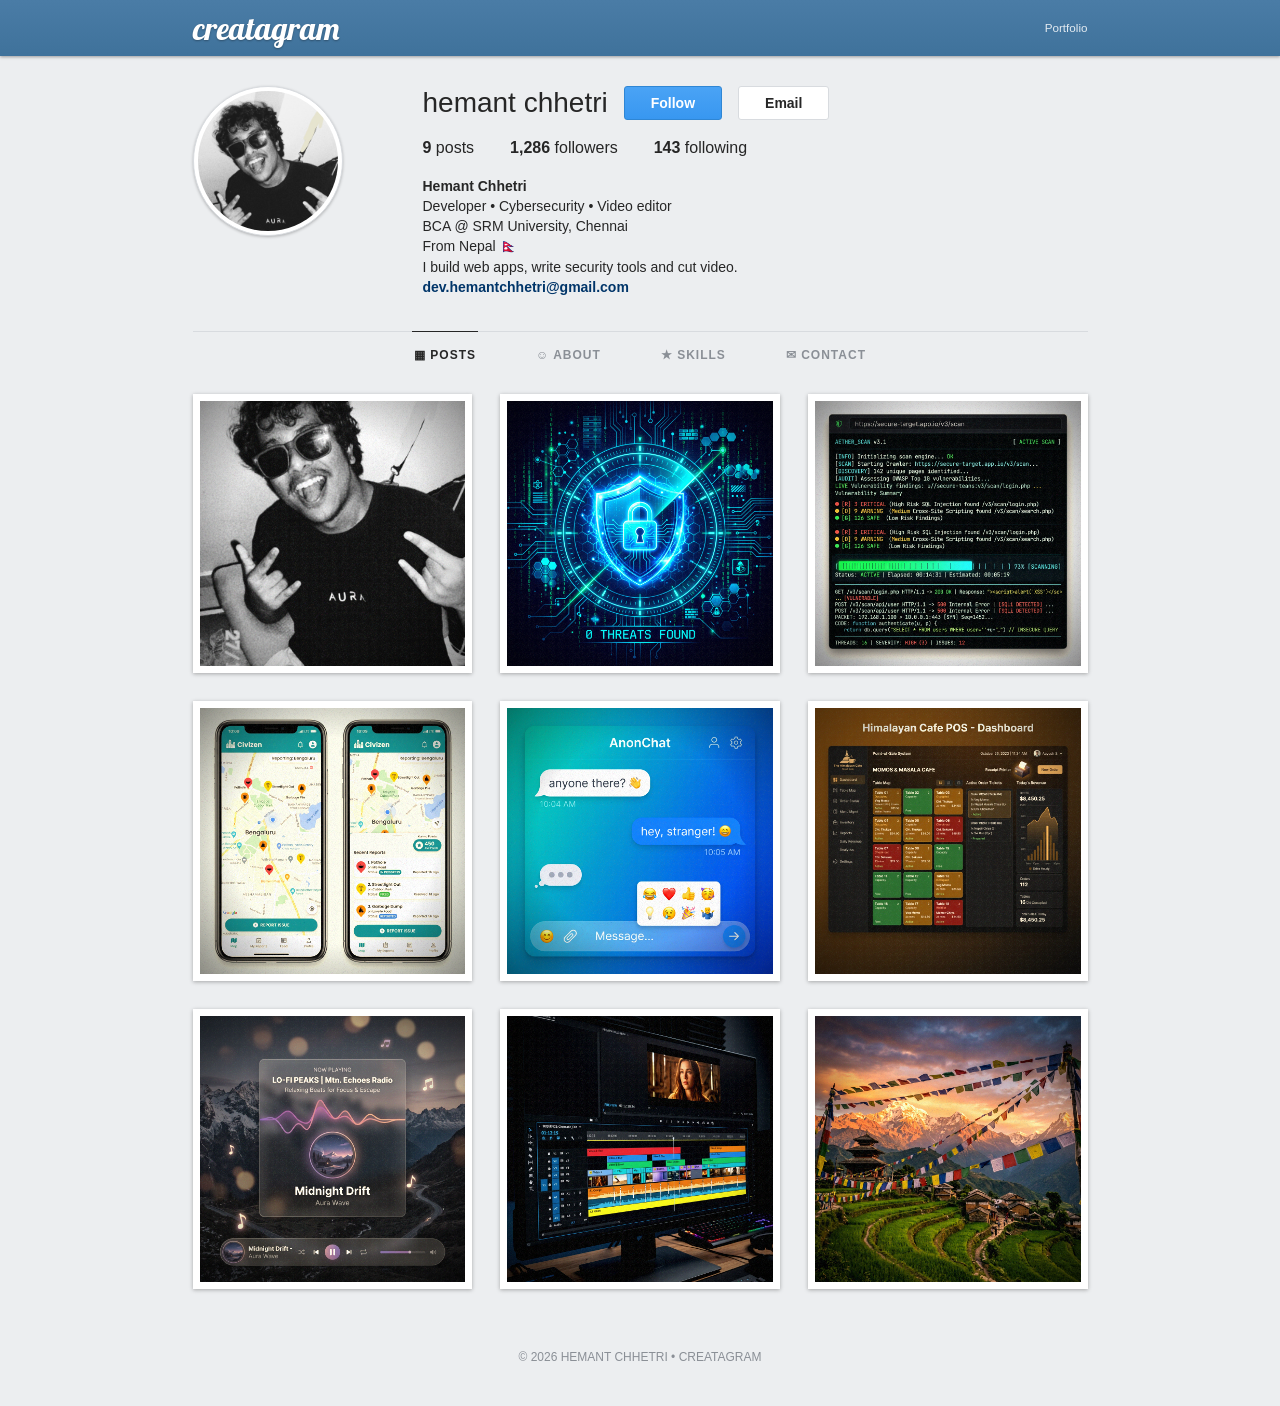
<file: index.html>
<!DOCTYPE html>
<html lang="en">
<head>
<meta charset="utf-8">
<meta name="viewport" content="width=device-width, initial-scale=1, viewport-fit=cover">
<title>hemant chhetri • Creatagram</title>
<meta name="description" content="Hemant Chhetri: BCA student at SRM University from Nepal. Web apps, security tools and video editing.">
<link href="https://fonts.googleapis.com/css2?family=Lobster&display=swap" rel="stylesheet">
<link rel="stylesheet" href="style.css">
</head>
<body>

<header class="top">
  <div>
    <a class="logo" href="#">creatagram</a>
    <small>Portfolio</small>
  </div>
</header>

<main>
  <!-- ── Profile ───────────────────────────────────────────────────────── -->
  <section class="prof">
    <img class="ava" id="ava" src="images/post_me.jpg"
         alt="Hemant wearing sunglasses and a black t-shirt, smiling"
         width="150" height="150">
    <div class="info">
      <div class="row">
        <h1>hemant chhetri</h1>
        <a class="btn f" href="https://www.instagram.com/thehemantchhetri" target="_blank" rel="noopener">Follow</a>
        <a class="btn"   href="mailto:dev.hemantchhetri@gmail.com">Email</a>
      </div>
      <ul class="stats">
        <li><b>9</b> posts</li>
        <li><button id="fers"><b id="nfers">0</b> followers</button></li>
        <li><button id="fing"><b id="nfing">0</b> following</button></li>
      </ul>
      <div class="bio">
        <b>Hemant Chhetri</b><br>
        Developer • Cybersecurity • Video editor<br>
        BCA @ SRM University, Chennai<br>
        From Nepal 🇳🇵<br>
        I build web apps, write security tools and cut video.<br>
        <a href="mailto:dev.hemantchhetri@gmail.com">dev.hemantchhetri@gmail.com</a>
      </div>
    </div>
  </section>

  <!-- ── Tabs ──────────────────────────────────────────────────────────── -->
  <div class="tabs" role="tablist">
    <button role="tab" id="t-posts"   aria-selected="true"  data-go="posts">▦ POSTS</button>
    <button role="tab" id="t-about"   aria-selected="false" data-go="about">☺ ABOUT</button>
    <button role="tab" id="t-skills"  aria-selected="false" data-go="skills">★ SKILLS</button>
    <button role="tab" id="t-contact" aria-selected="false" data-go="contact">✉ CONTACT</button>
  </div>

  <!-- ── Tab panels ────────────────────────────────────────────────────── -->
  <div id="posts" class="grid"></div>

  <div id="about" class="panel" hidden>
    <h2>About</h2>
    <p>I'm in the second year of my BCA at SRM University in Chennai, and I'm from Nepal.</p>
    <p>I like making things people can actually use: a civic reporting app, a real-time chat, a café dashboard. Cybersecurity is what I study hardest, and I write my own tools so I understand how they work. Video editing taught me about pacing, and it shows in how I build interfaces.</p>
    <p>I'm open to freelance work and internships.</p>
  </div>

  <div id="skills" class="panel" hidden>
    <h2>Skills</h2>
    <h3>💻 Build</h3>
    <p>HTML, CSS, JavaScript, PHP, Node.js, Python, MySQL, Socket.IO and single-file sites that load fast.</p>
    <h3>🛡️ Secure</h3>
    <p>Intrusion detection, vulnerability scanning, networking fundamentals, algorithms and data structures.</p>
    <h3>🎬 Edit</h3>
    <p>Video editing for reels, events and personal projects: cuts, rhythm, sound and motion.</p>
    <h3>🎨 Create</h3>
    <p>Interface design with a point of view: retro looks, cinematic animation, glassmorphism and pixel art.</p>
    <h3>💡 Ideas on my list</h3>
    <ul>
      <li><b>Hack Lab:</b> a safe, beginner-friendly playground where people learn web security by breaking a deliberately vulnerable site.</li>
      <li><b>Cyber Reels:</b> 30-second edited videos that explain one attack at a time, with kinetic text and sound design.</li>
      <li><b>Cut to the Beat:</b> a tool that detects the beat in a song and suggests where to cut the video.</li>
      <li><b>Vanakkam Phrasebook:</b> an offline app that helps students from Nepal pick up everyday Tamil, with audio.</li>
      <li><b>Neighbourhood Karma:</b> a leaderboard on top of Civizen that rewards the streets that fix problems fastest.</li>
      <li><b>Dev Diaries:</b> short videos showing how each project went from idea to launch.</li>
    </ul>
  </div>

  <div id="contact" class="panel" hidden>
    <h2>Contact</h2>
    <p>Want to work together, or just say hi?</p>
    <p class="big"><a href="mailto:dev.hemantchhetri@gmail.com" style="color:inherit">dev.hemantchhetri@gmail.com</a></p>
    <p><a class="btn f" href="https://www.instagram.com/thehemantchhetri" target="_blank" rel="noopener">Follow on Instagram</a></p>
  </div>
</main>

<footer>© 2026 Hemant Chhetri • creatagram</footer>

<!-- ── Post modal ──────────────────────────────────────────────────────────── -->
<div class="mod" id="mod" hidden role="dialog" aria-modal="true" aria-label="Post">
  <button class="x" id="x" aria-label="Close">×</button>
  <div class="post">
    <div class="media" id="media">
      <div class="pop" id="pop">♥</div>
    </div>
    <div class="side">
      <div class="who">
        <img id="wa" alt="">
        <span>hemant chhetri</span>
        <small id="wt"></small>
      </div>
      <div class="cm" id="cm"></div>
      <div class="acts">
        <button class="hb" id="hb" aria-label="Like" aria-pressed="false">♡</button>
        <div class="lk" id="lk"></div>
        <div class="dt" id="dt"></div>
      </div>
    </div>
  </div>
</div>

<!-- ── Followers / Following dialog ───────────────────────────────────────── -->
<div class="mod" id="dlg" hidden role="dialog" aria-modal="true" aria-labelledby="dtl">
  <div class="sheet">
    <div class="sh">
      <span id="dtl"></span>
      <button id="dx" aria-label="Close">×</button>
    </div>
    <div class="sb" id="db"></div>
  </div>
</div>

<script src="app.js"></script>
</body>
</html>
</file>
<file: style.css>
/* ── Variables & reset ───────────────────────────────────────────────────── */
:root {
  --bg:   #eceef0;
  --card: #fff;
  --ink:  #262626;
  --muted:#8a8f96;
  --line: #d8dbdf;
  --blue: #3f729b;
  --btn:  #3897f0;
  --heart:#ed4956;
  --link: #003569;
  box-sizing: border-box;
  padding-top:    env(safe-area-inset-top,    0px);
  padding-bottom: env(safe-area-inset-bottom, 0px);
}

@media (prefers-color-scheme: dark) {
  :root:not([data-theme="light"]) {
    --bg:   #121416; --card: #1d2023; --ink:  #f1f1f1;
    --muted:#8e949b; --line: #33373c; --blue: #2c4f6e; --link: #a9d0ff;
  }
}
:root[data-theme="dark"] {
  --bg:   #121416; --card: #1d2023; --ink:  #f1f1f1;
  --muted:#8e949b; --line: #33373c; --blue: #2c4f6e; --link: #a9d0ff;
}

*, *::before, *::after { box-sizing: border-box; }

body {
  margin: 0;
  background: var(--bg);
  color: var(--ink);
  font: 14px/1.45 "Helvetica Neue", Helvetica, Arial, sans-serif;
  -webkit-font-smoothing: antialiased;
}
button { font: inherit; color: inherit; background: none; border: 0; cursor: pointer; padding: 0; }
:focus-visible { outline: 2px solid var(--btn); outline-offset: 2px; }

/* ── Top bar ─────────────────────────────────────────────────────────────── */
.top {
  position: sticky; top: 0; z-index: 5;
  background: linear-gradient(#4a7ca6, var(--blue));
  color: #fff;
  box-shadow: 0 1px 3px rgba(0,0,0,.35);
}
.top div {
  max-width: 935px; margin: 0 auto; height: 56px;
  display: flex; align-items: center; justify-content: space-between; padding: 0 20px;
}
.logo {
  font: 400 32px/1 Lobster, "Brush Script MT", cursive;
  text-decoration: none; color: #fff;
  text-shadow: 0 1px 2px rgba(0,0,0,.3);
}
.top small { opacity: .85; }

/* ── Layout ──────────────────────────────────────────────────────────────── */
main { max-width: 935px; margin: 0 auto; padding: 30px 20px 50px; }

/* ── Profile ─────────────────────────────────────────────────────────────── */
.prof { display: flex; gap: clamp(22px,7vw,80px); align-items: flex-start; margin-bottom: 34px; }
.ava {
  flex: none;
  width:  clamp(86px,20vw,150px);
  height: clamp(86px,20vw,150px);
  border-radius: 50%; object-fit: cover; object-position: 50% 20%;
  border: 1px solid var(--line); padding: 4px;
  background: var(--card); box-shadow: 0 1px 3px rgba(0,0,0,.25);
}
.info { flex: 1; min-width: 0; }
.row  { display: flex; flex-wrap: wrap; align-items: center; gap: 10px 16px; margin-bottom: 16px; }
h1    { margin: 0; font: 300 28px/1.2 "Helvetica Neue", Helvetica, Arial, sans-serif; }

.btn {
  display: inline-block; padding: 5px 26px;
  border: 1px solid var(--line); border-radius: 3px;
  font-weight: 600; text-decoration: none;
  background: var(--card); line-height: 1.6; color: var(--ink);
}
.btn.f {
  background: linear-gradient(#4aa3f5, var(--btn));
  border-color: #2f86d4; color: #fff;
}

.stats { display: flex; gap: 36px; list-style: none; margin: 0 0 16px; padding: 0; font-size: 16px; }
.stats button { font-size: 16px; text-align: left; }
.stats button:hover { text-decoration: underline; }
.stats b { font-weight: 600; }

.bio b { font-weight: 600; }
.bio a { color: var(--link); text-decoration: none; font-weight: 600; }

/* ── Tabs ────────────────────────────────────────────────────────────────── */
.tabs { display: flex; justify-content: center; gap: clamp(18px,7vw,56px); border-top: 1px solid var(--line); }
.tabs button {
  padding: 15px 2px; margin-top: -1px;
  border-top: 1px solid transparent;
  font-weight: 600; font-size: 12px;
  color: var(--muted); letter-spacing: 1px;
}
.tabs button[aria-selected="true"] { color: var(--ink); border-top-color: var(--ink); }

/* ── Post grid ───────────────────────────────────────────────────────────── */
.grid {
  display: grid;
  grid-template-columns: repeat(3,1fr);
  gap: clamp(8px,2.6vw,28px);
  margin-top: 14px;
}
.tile {
  position: relative; display: block; width: 100%; aspect-ratio: 1;
  background: var(--card); padding: clamp(3px,.8vw,7px);
  box-shadow: 0 1px 4px rgba(0,0,0,.3);
}
.ph { position: relative; width: 100%; height: 100%; overflow: hidden; background: #000; }
.ph svg, .ph img { display: block; width: 100%; height: 100%; object-fit: cover; }
.ph::after {
  content: "";
  position: absolute; inset: 0; pointer-events: none;
  background:
    radial-gradient(circle, transparent 55%, rgba(0,0,0,.45)),
    url("data:image/svg+xml,%3Csvg xmlns='http://www.w3.org/2000/svg' width='120' height='120'%3E%3Cfilter id='n'%3E%3CfeTurbulence baseFrequency='.9' numOctaves='2'/%3E%3C/filter%3E%3Crect width='120' height='120' filter='url(%23n)' opacity='.16'/%3E%3C/svg%3E");
}
.tile .hov {
  position: absolute; inset: clamp(3px,.8vw,7px);
  display: grid; place-items: center;
  background: rgba(0,0,0,.4); color: #fff; font-weight: 700;
  opacity: 0; transition: opacity .15s; z-index: 2;
}
.tile:hover .hov,
.tile:focus-visible .hov { opacity: 1; }

/* ── Info panel (About / Skills / Contact) ───────────────────────────────── */
.panel {
  max-width: 640px; margin: 26px auto 0;
  background: var(--card); border: 1px solid var(--line); border-radius: 3px;
  padding: 26px; box-shadow: 0 1px 3px rgba(0,0,0,.12);
}
.panel h2 { margin: 0 0 12px; font-size: 17px; }
.panel h3 { margin: 18px 0 6px; font-size: 14px; }
.panel p  { margin: 0 0 12px; }
.panel ul { padding-left: 18px; margin: 0 0 10px; }
.panel li { margin-bottom: 6px; }
.big { font-size: 20px; font-weight: 300; word-break: break-word; }

[hidden] { display: none !important; }

/* ── Modal overlay ───────────────────────────────────────────────────────── */
.mod {
  position: fixed; inset: 0; z-index: 20;
  background: rgba(0,0,0,.7);
  display: grid; place-items: center; padding: 16px;
}
.post {
  display: grid;
  grid-template-columns: minmax(0,1.3fr) minmax(280px,1fr);
  background: var(--card); width: min(920px,100%);
  max-height: 92vh; overflow: auto; border-radius: 3px;
}
.media { position: relative; aspect-ratio: 1; background: #000; }

/* heart pop animation */
.pop {
  position: absolute; inset: 0;
  display: grid; place-items: center;
  font-size: 96px; color: #fff; pointer-events: none; opacity: 0; z-index: 3;
}
.pop.go { animation: pop .7s ease; }
@keyframes pop {
  0%   { opacity: 0; transform: scale(.3); }
  30%  { opacity: 1; transform: scale(1.15); }
  100% { opacity: 0; transform: scale(1); }
}

/* ── Post side-panel ─────────────────────────────────────────────────────── */
.side { display: flex; flex-direction: column; min-height: 0; }
.who {
  display: flex; align-items: center; gap: 12px;
  padding: 14px 16px; border-bottom: 1px solid var(--line); font-weight: 600;
}
.who img { width: 32px; height: 32px; border-radius: 50%; object-fit: cover; object-position: 50% 20%; }
.who small { margin-left: auto; font-weight: 400; color: var(--muted); }
.cm  { padding: 16px; flex: 1; overflow: auto; }
.cm p { margin: 0 0 12px; }
.cm b { font-weight: 600; }
.comment-heading { font-weight: 600; color: var(--ink); }
.tags { color: var(--link); }
.acts { border-top: 1px solid var(--line); padding: 10px 16px; }
.hb  { font-size: 26px; line-height: 1; margin-right: 10px; }
.hb.on { color: var(--heart); }
.lk  { font-weight: 600; margin: 6px 0 2px; }
.dt  { font-size: 10px; color: var(--muted); text-transform: uppercase; }
.x   { position: absolute; top: 10px; right: 14px; font-size: 32px; color: #fff; line-height: 1; z-index: 30; }

/* ── Followers / Following sheet ─────────────────────────────────────────── */
.sheet {
  background: var(--card); width: min(400px,100%);
  max-height: 80vh; border-radius: 6px;
  display: flex; flex-direction: column; overflow: hidden;
}
.sh {
  display: flex; justify-content: space-between; align-items: center;
  padding: 12px 16px; border-bottom: 1px solid var(--line);
  font-weight: 600; font-size: 16px;
}
.sh button { font-size: 26px; line-height: 1; }
.sb { overflow: auto; padding: 8px 16px 16px; }
.u  { display: flex; align-items: center; gap: 12px; padding: 8px 0; }
.av { flex: none; width: 40px; height: 40px; border-radius: 50%; display: grid; place-items: center; color: #fff; font-weight: 700; }
.u div { flex: 1; min-width: 0; }
.u b    { display: block; font-weight: 600; }
.u span { color: var(--muted); font-size: 13px; }
.u button { padding: 4px 14px; border: 1px solid var(--line); border-radius: 3px; font-weight: 600; font-size: 13px; }
.u button.on { background: var(--btn); border-color: var(--btn); color: #fff; }
.msg { text-align: center; padding: 28px 12px; font-size: 16px; }
.msg i { display: block; font-size: 44px; font-style: normal; margin-bottom: 10px; }

/* ── Footer ──────────────────────────────────────────────────────────────── */
footer {
  text-align: center; color: var(--muted); font-size: 12px;
  padding: 10px 0 40px; text-transform: uppercase;
}

/* ── Responsive ──────────────────────────────────────────────────────────── */
@media (max-width: 700px) {
  .top small { display: none; }
  .prof { flex-wrap: wrap; gap: 18px 22px; }
  .info { display: contents; }
  .prof > .ava { order: 0; }
  .info > .row { flex: 1; min-width: 160px; align-self: center; margin: 0; }
  .info > .stats,
  .info > .bio  { flex-basis: 100%; order: 3; }
  .stats { gap: 0; justify-content: space-around; border-top: 1px solid var(--line); padding-top: 12px; }
  h1 { font-size: 22px; }
  .post { grid-template-columns: 1fr; }
  .side { max-height: 320px; }
}

@media (prefers-reduced-motion: reduce) {
  *, *::before, *::after { animation: none !important; transition: none !important; }
}
</file>
